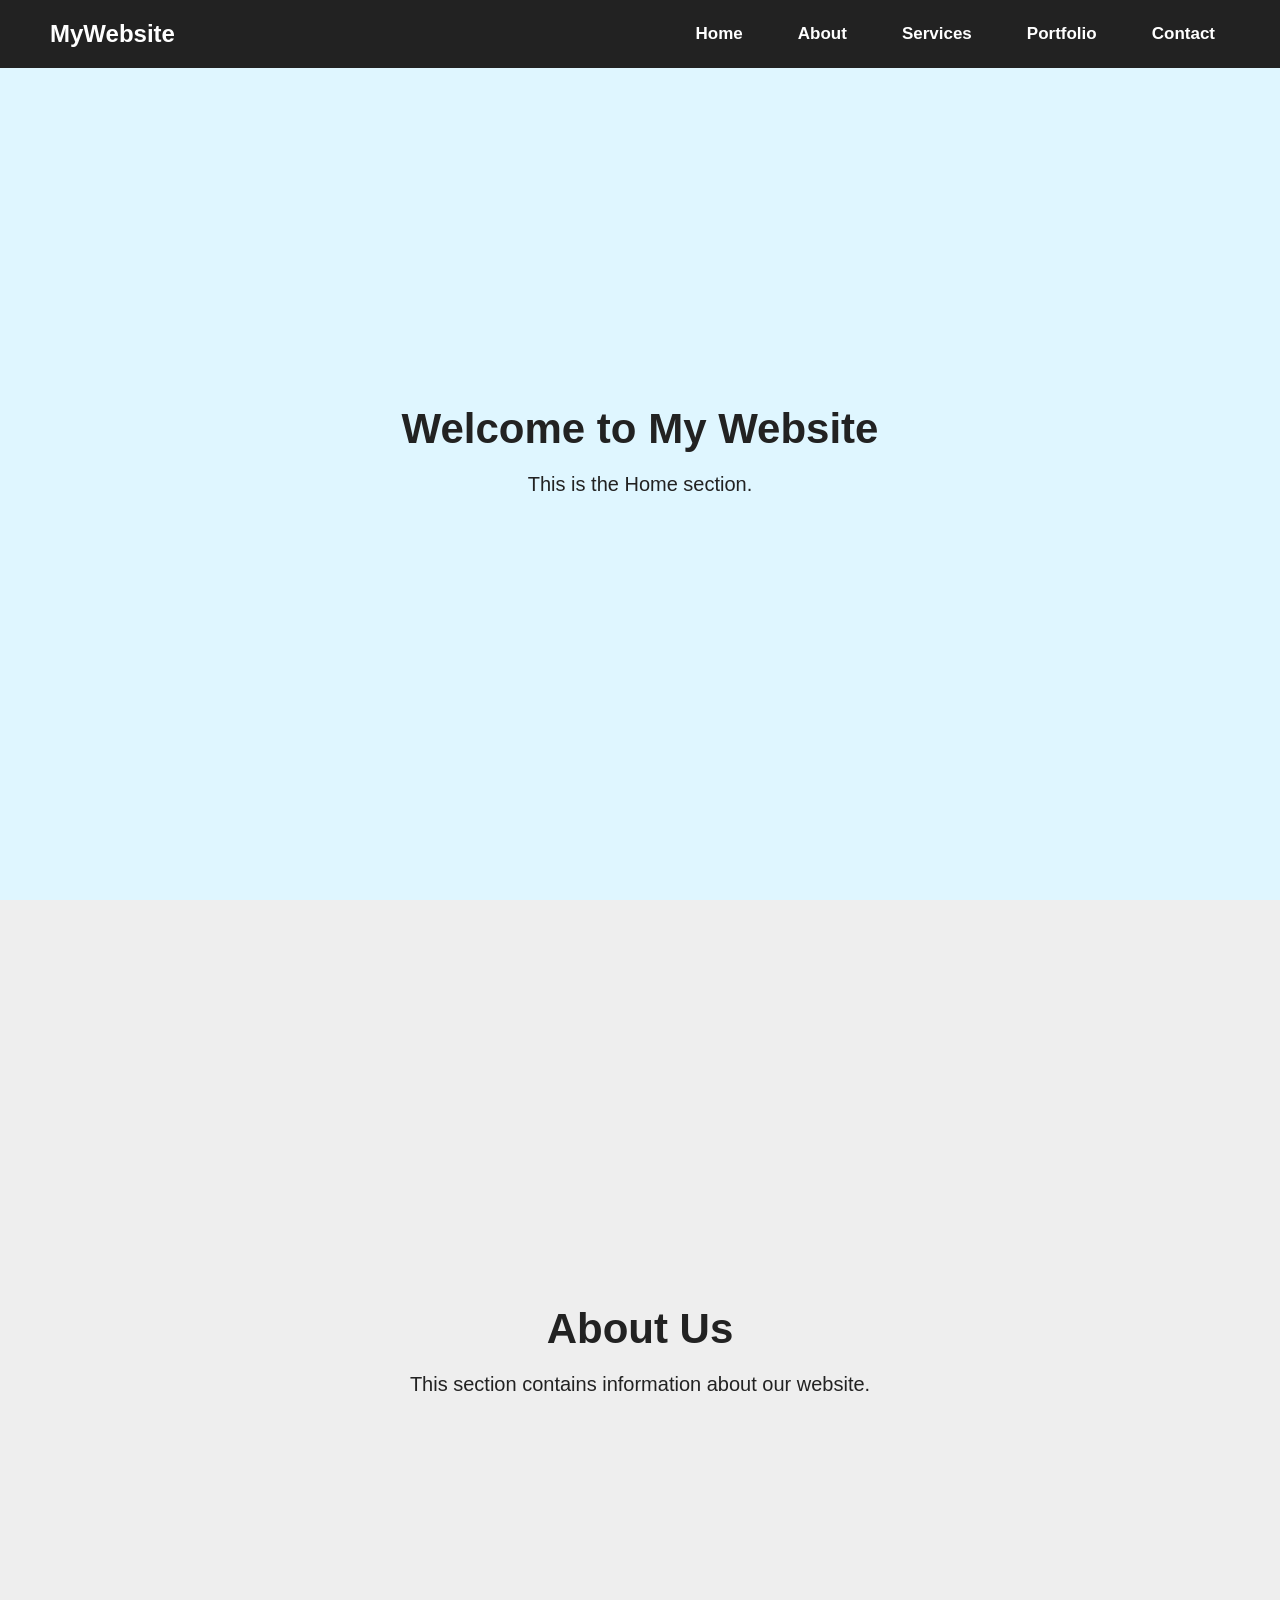
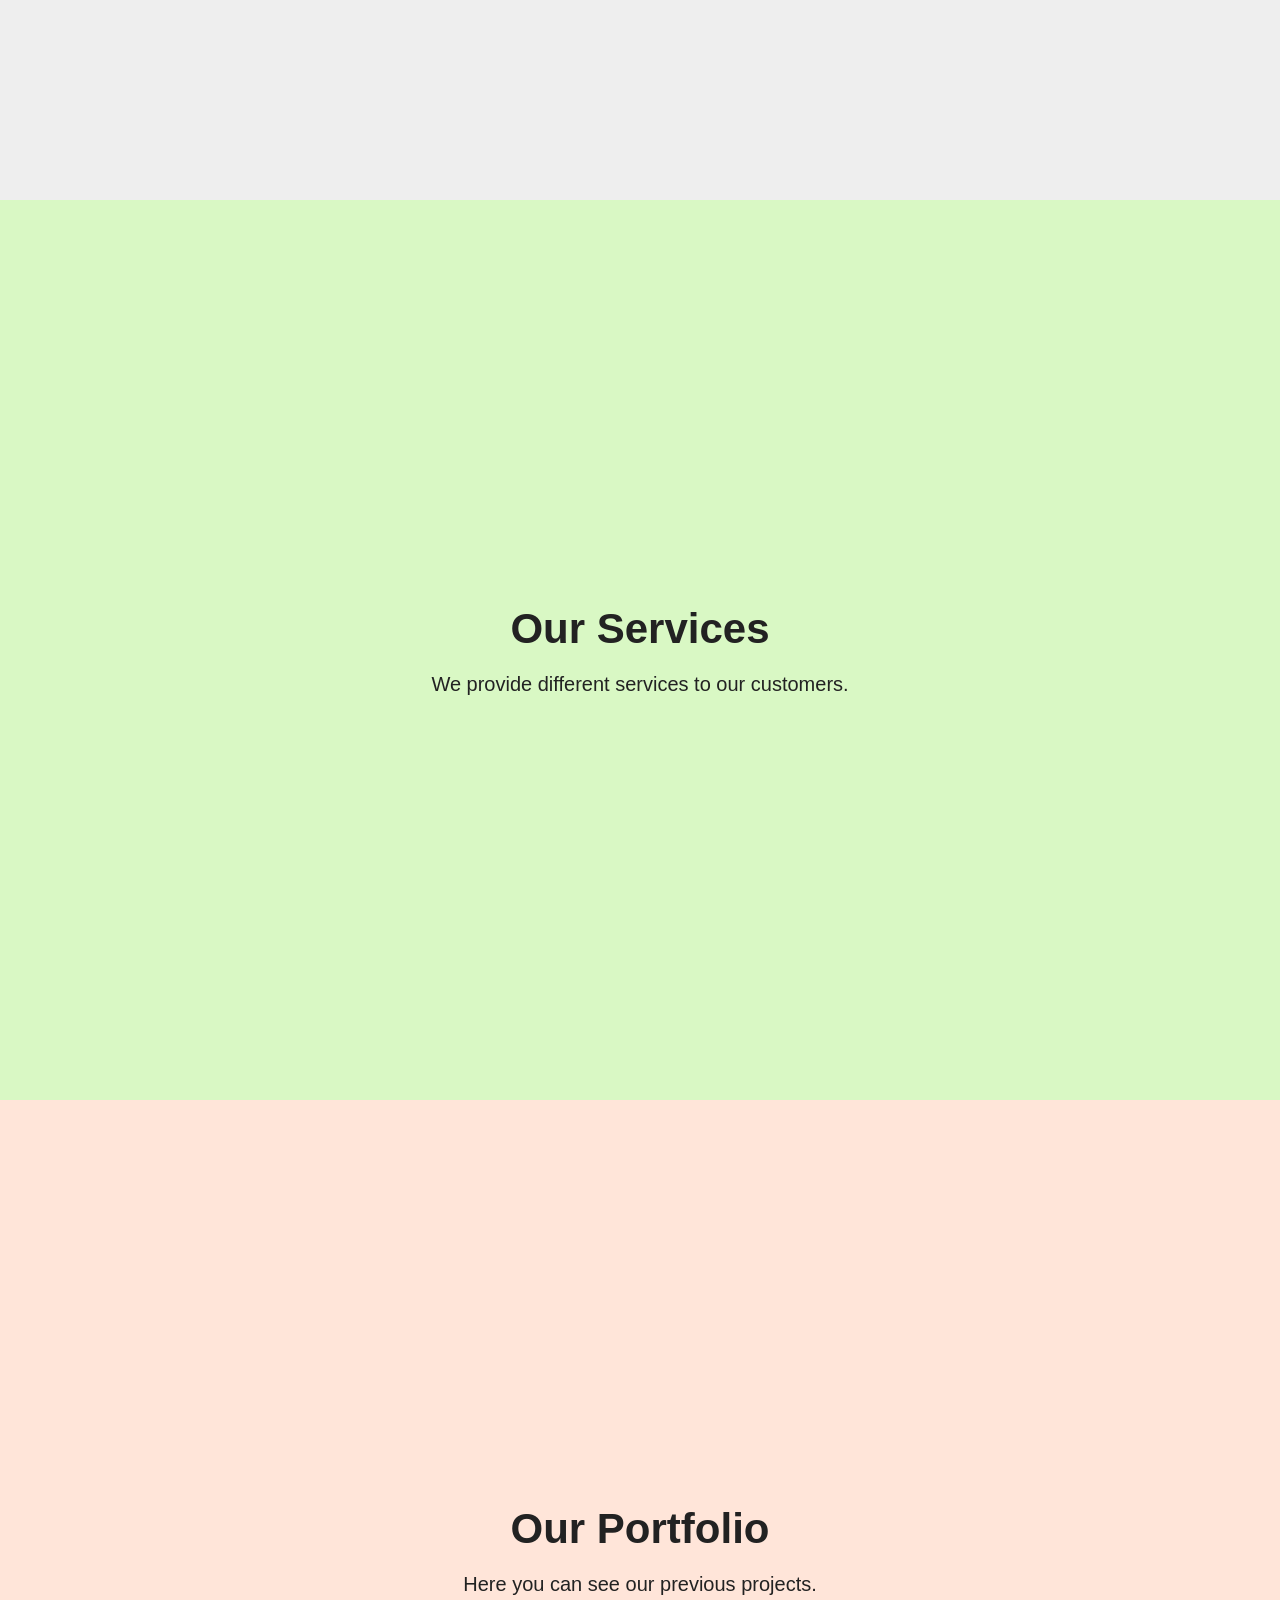
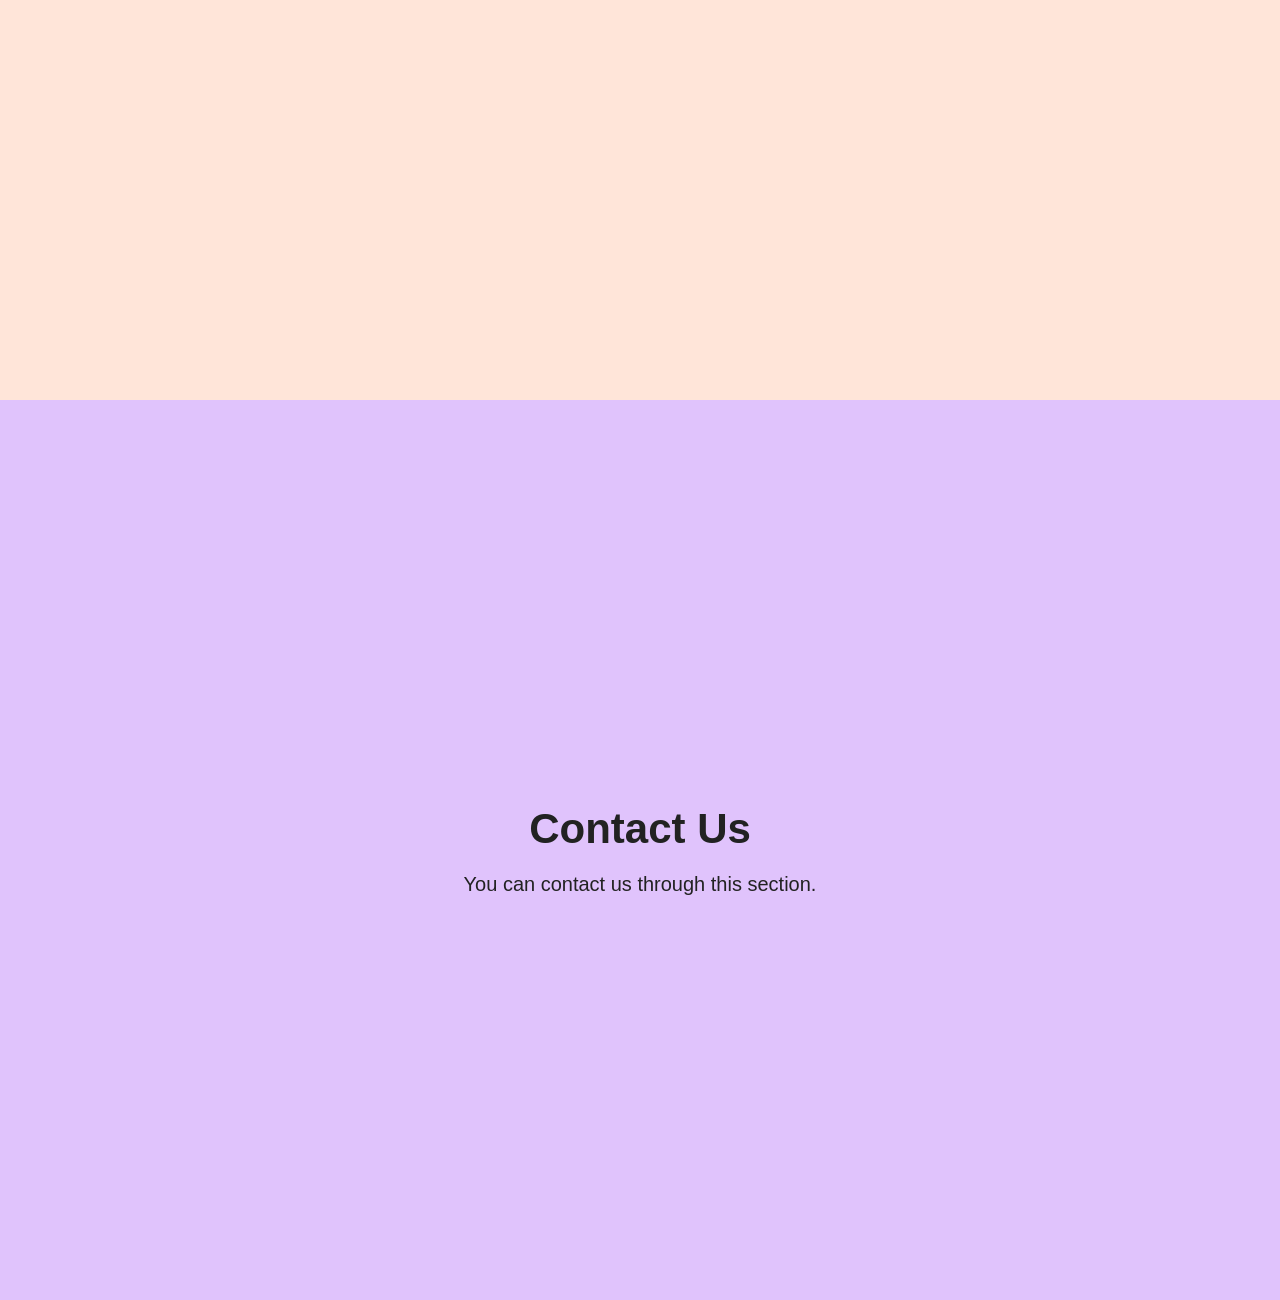
<file: Task-1/index.html>
<!DOCTYPE html>
<html lang="en">
<head>
    <meta charset="UTF-8">
    <meta name="viewport" content="width=device-width, initial-scale=1.0">
    <title>Interactive Navigation Menu</title>

    <link rel="stylesheet" href="style.css">
</head>

<body>

    <!-- Navigation Menu -->
    <nav id="navbar">
        <div class="logo">MyWebsite</div>

        <ul class="nav-links">
            <li><a href="#home">Home</a></li>
            <li><a href="#about">About</a></li>
            <li><a href="#services">Services</a></li>
            <li><a href="#portfolio">Portfolio</a></li>
            <li><a href="#contact">Contact</a></li>
        </ul>
    </nav>


    <!-- Home Section -->
    <section id="home" class="section home">
        <h1>Welcome to My Website</h1>
        <p>This is the Home section.</p>
    </section>


    <!-- About Section -->
    <section id="about" class="section">
        <h1>About Us</h1>
        <p>
            This section contains information about our website.
        </p>
    </section>


    <!-- Services Section -->
    <section id="services" class="section">
        <h1>Our Services</h1>
        <p>
            We provide different services to our customers.
        </p>
    </section>


    <!-- Portfolio Section -->
    <section id="portfolio" class="section">
        <h1>Our Portfolio</h1>
        <p>
            Here you can see our previous projects.
        </p>
    </section>


    <!-- Contact Section -->
    <section id="contact" class="section">
        <h1>Contact Us</h1>
        <p>
            You can contact us through this section.
        </p>
    </section>


    <script src="script.js"></script>

</body>
</html>
</file>
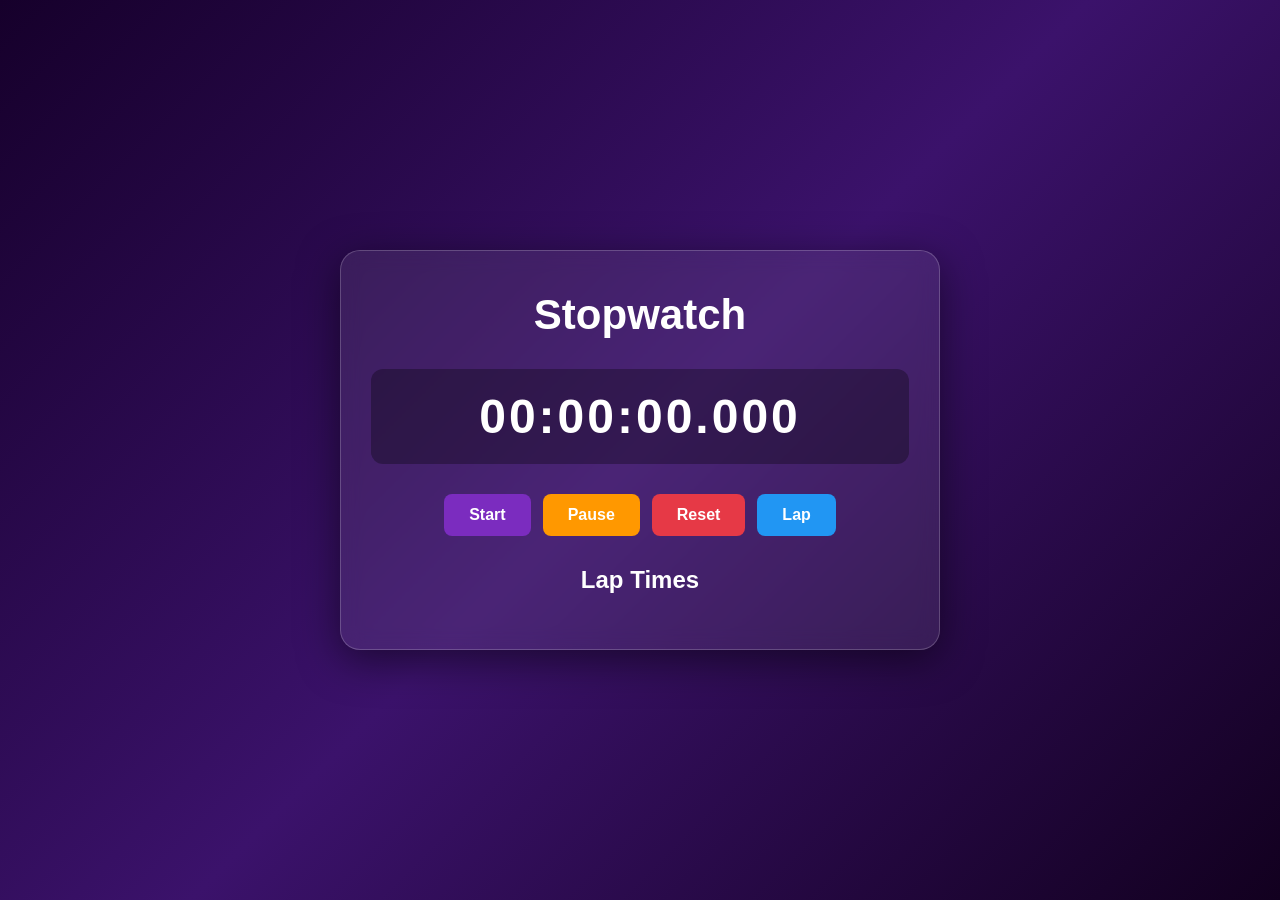
<file: Task-2/index.html>
<!DOCTYPE html>
<html lang="en">
<head>
    <meta charset="UTF-8">
    <meta name="viewport" content="width=device-width, initial-scale=1.0">
    <title>Stopwatch Web Application</title>

    <link rel="stylesheet" href="style.css">
</head>

<body>

    <div class="stopwatch-container">

        <h1>Stopwatch</h1>

        <div class="time-display" id="display">
            00:00:00.000
        </div>

        <div class="buttons">
            <button id="startBtn">Start</button>
            <button id="pauseBtn">Pause</button>
            <button id="resetBtn">Reset</button>
            <button id="lapBtn">Lap</button>
        </div>

        <div class="laps-container">
            <h2>Lap Times</h2>

            <ul id="lapsList"></ul>
        </div>

    </div>

    <script src="script.js"></script>

</body>
</html>
</file>
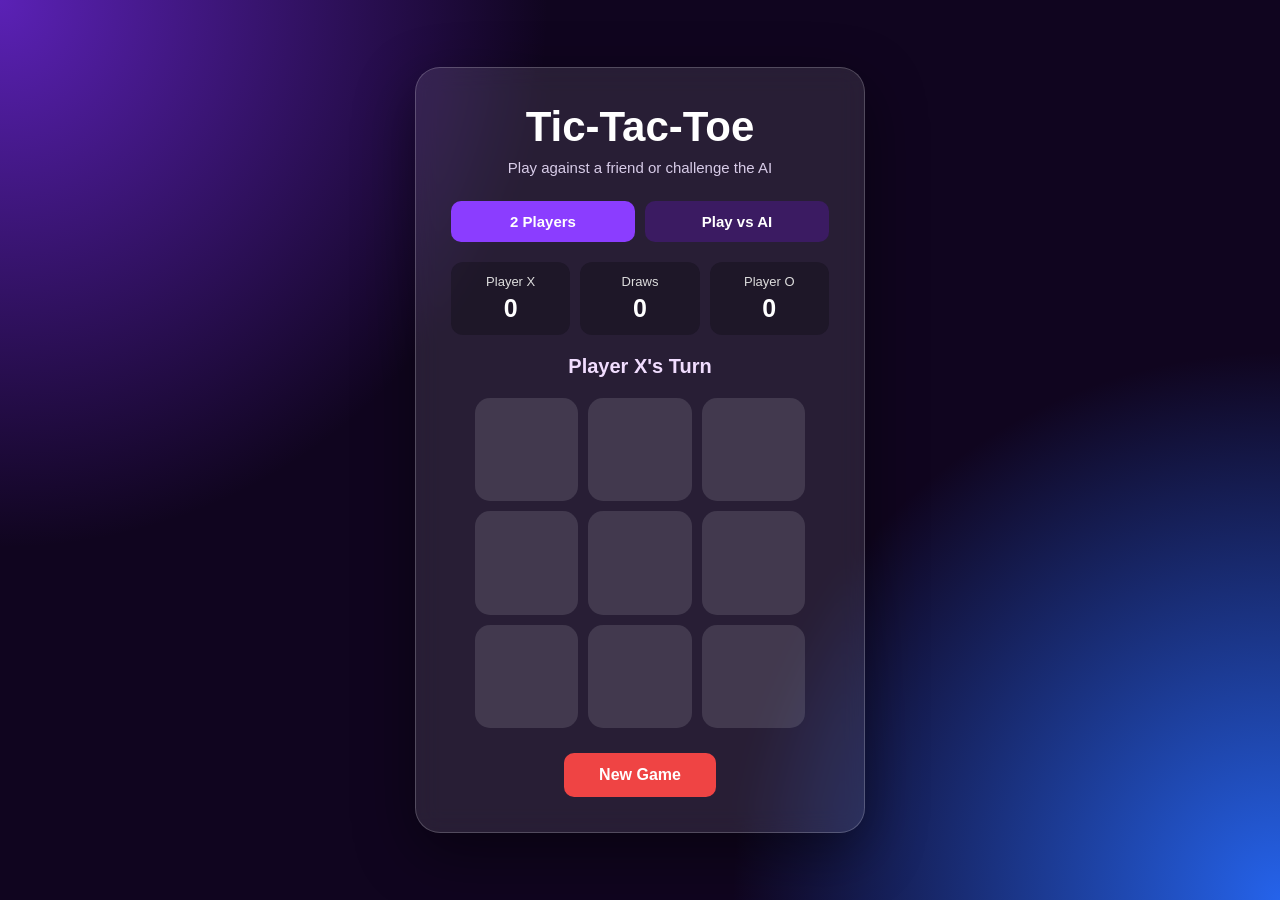
<file: Task-3/index.html>
<!DOCTYPE html>
<html lang="en">
<head>
    <meta charset="UTF-8">
    <meta name="viewport" content="width=device-width, initial-scale=1.0">
    <title>Tic-Tac-Toe Game</title>
    <link rel="stylesheet" href="style.css">
</head>

<body>

    <div class="game-container">

        <h1>Tic-Tac-Toe</h1>

        <p class="subtitle">Play against a friend or challenge the AI</p>

        <div class="mode-buttons">
            <button id="twoPlayerBtn" class="mode-btn active">
                2 Players
            </button>

            <button id="aiBtn" class="mode-btn">
                Play vs AI
            </button>
        </div>

        <div class="score-board">
            <div>
                <span>Player X</span>
                <strong id="scoreX">0</strong>
            </div>

            <div>
                <span>Draws</span>
                <strong id="scoreDraw">0</strong>
            </div>

            <div>
                <span>Player O</span>
                <strong id="scoreO">0</strong>
            </div>
        </div>

        <div id="status">Player X's Turn</div>

        <div class="board" id="board">

            <button class="cell" data-index="0"></button>
            <button class="cell" data-index="1"></button>
            <button class="cell" data-index="2"></button>

            <button class="cell" data-index="3"></button>
            <button class="cell" data-index="4"></button>
            <button class="cell" data-index="5"></button>

            <button class="cell" data-index="6"></button>
            <button class="cell" data-index="7"></button>
            <button class="cell" data-index="8"></button>

        </div>

        <button id="resetBtn" class="reset-btn">
            New Game
        </button>

    </div>

    <script src="script.js"></script>

</body>
</html>
</file>
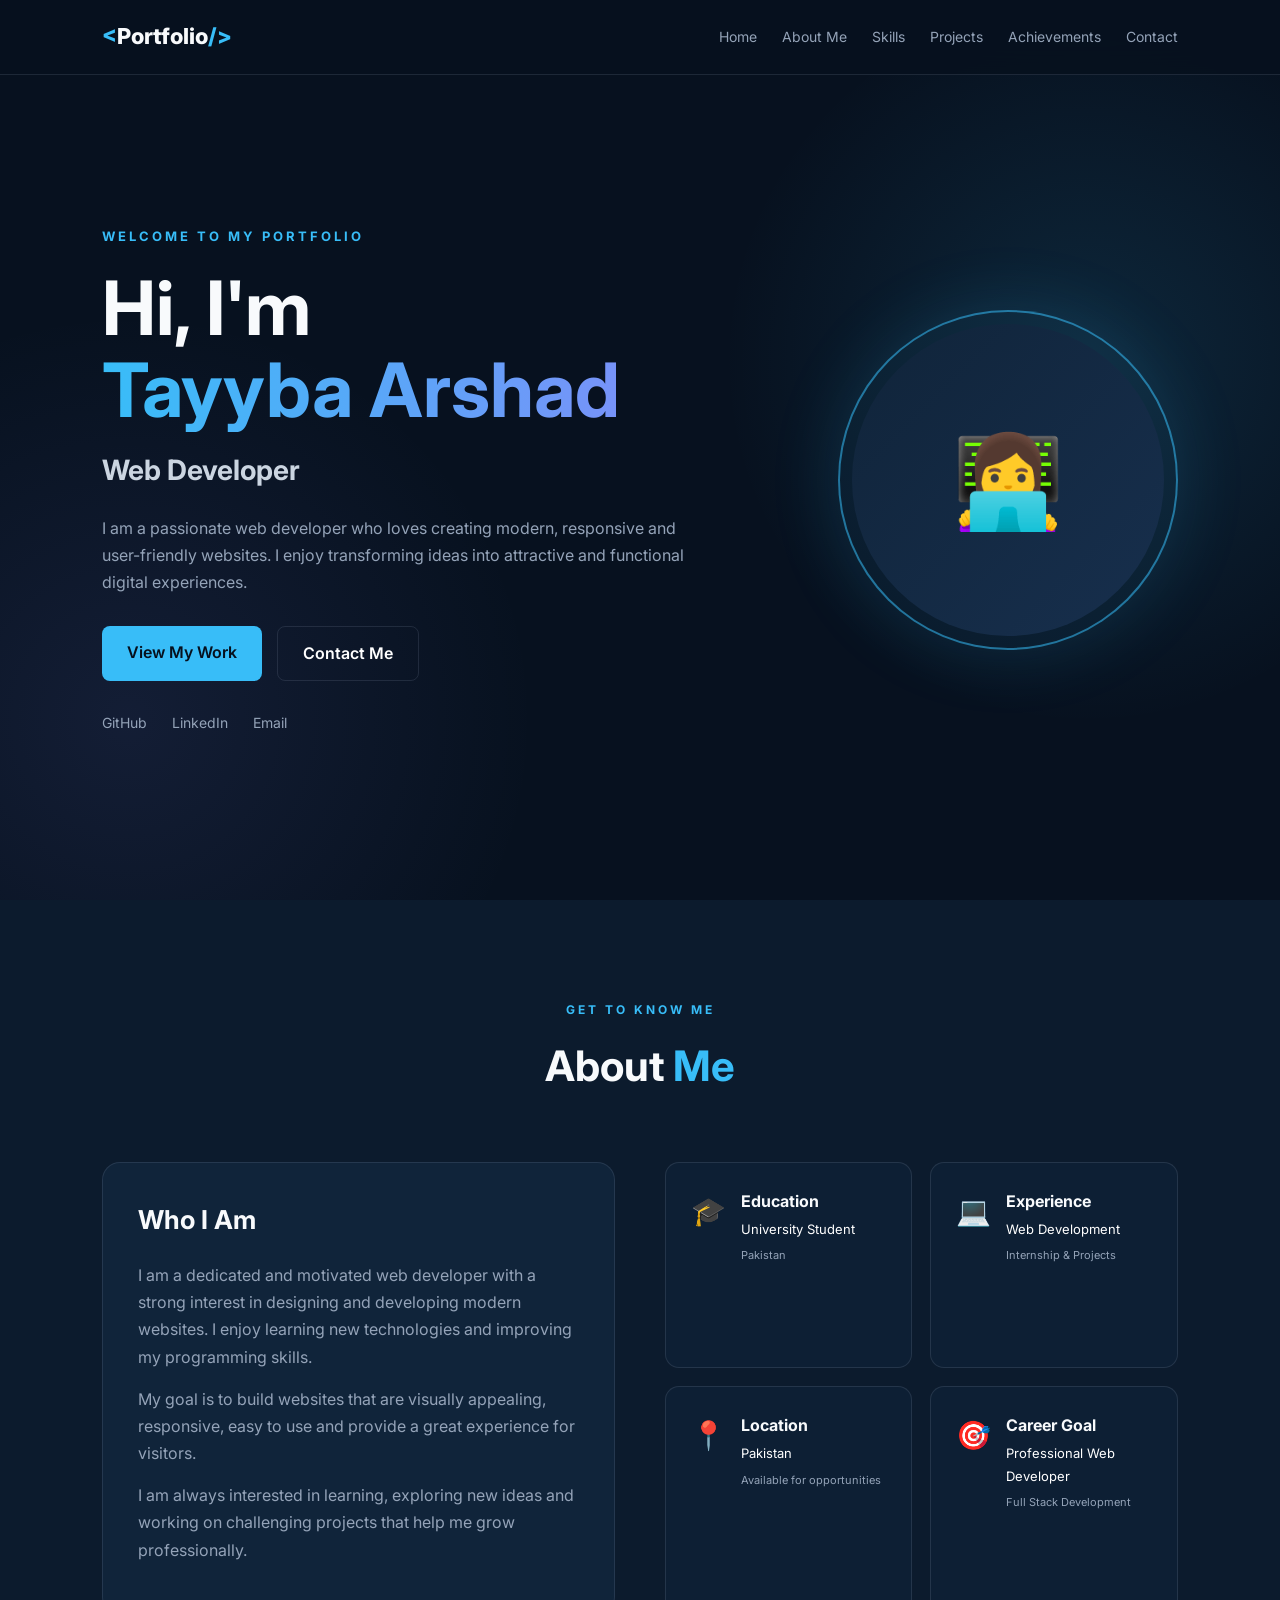
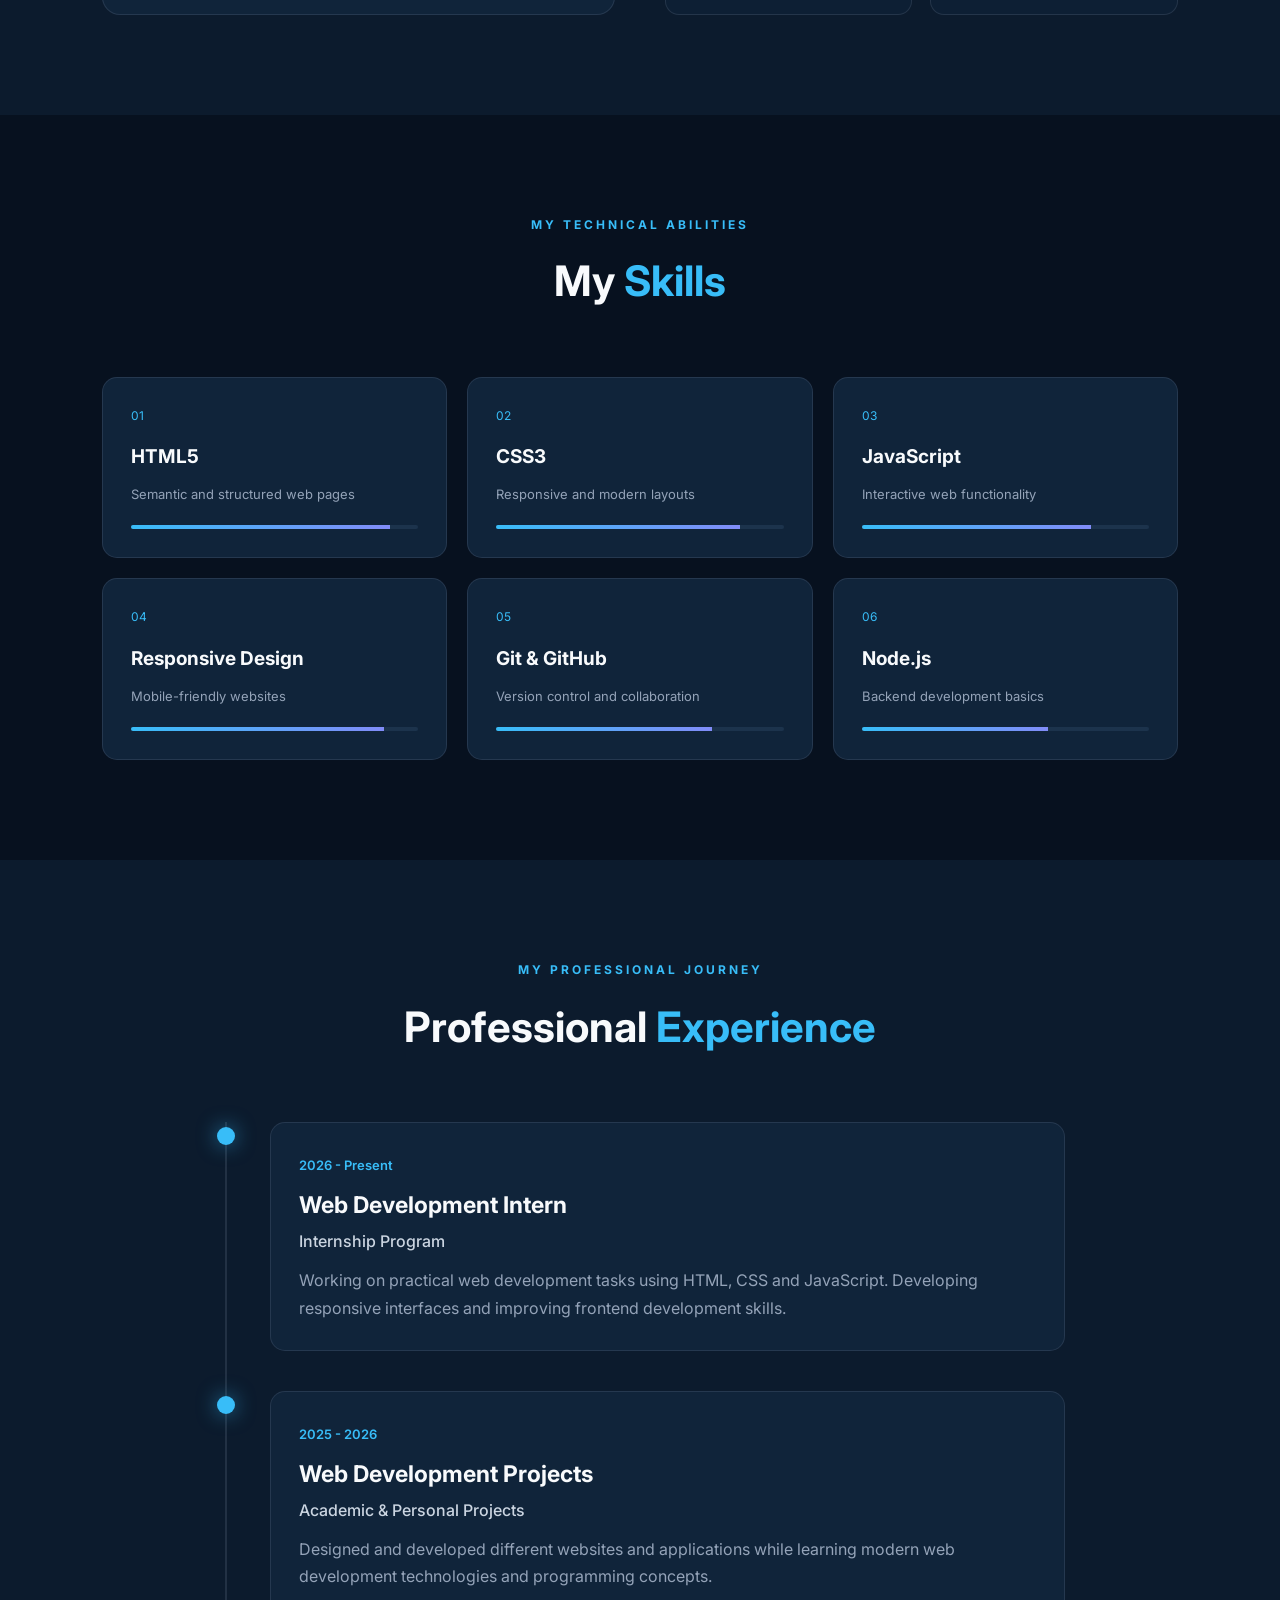
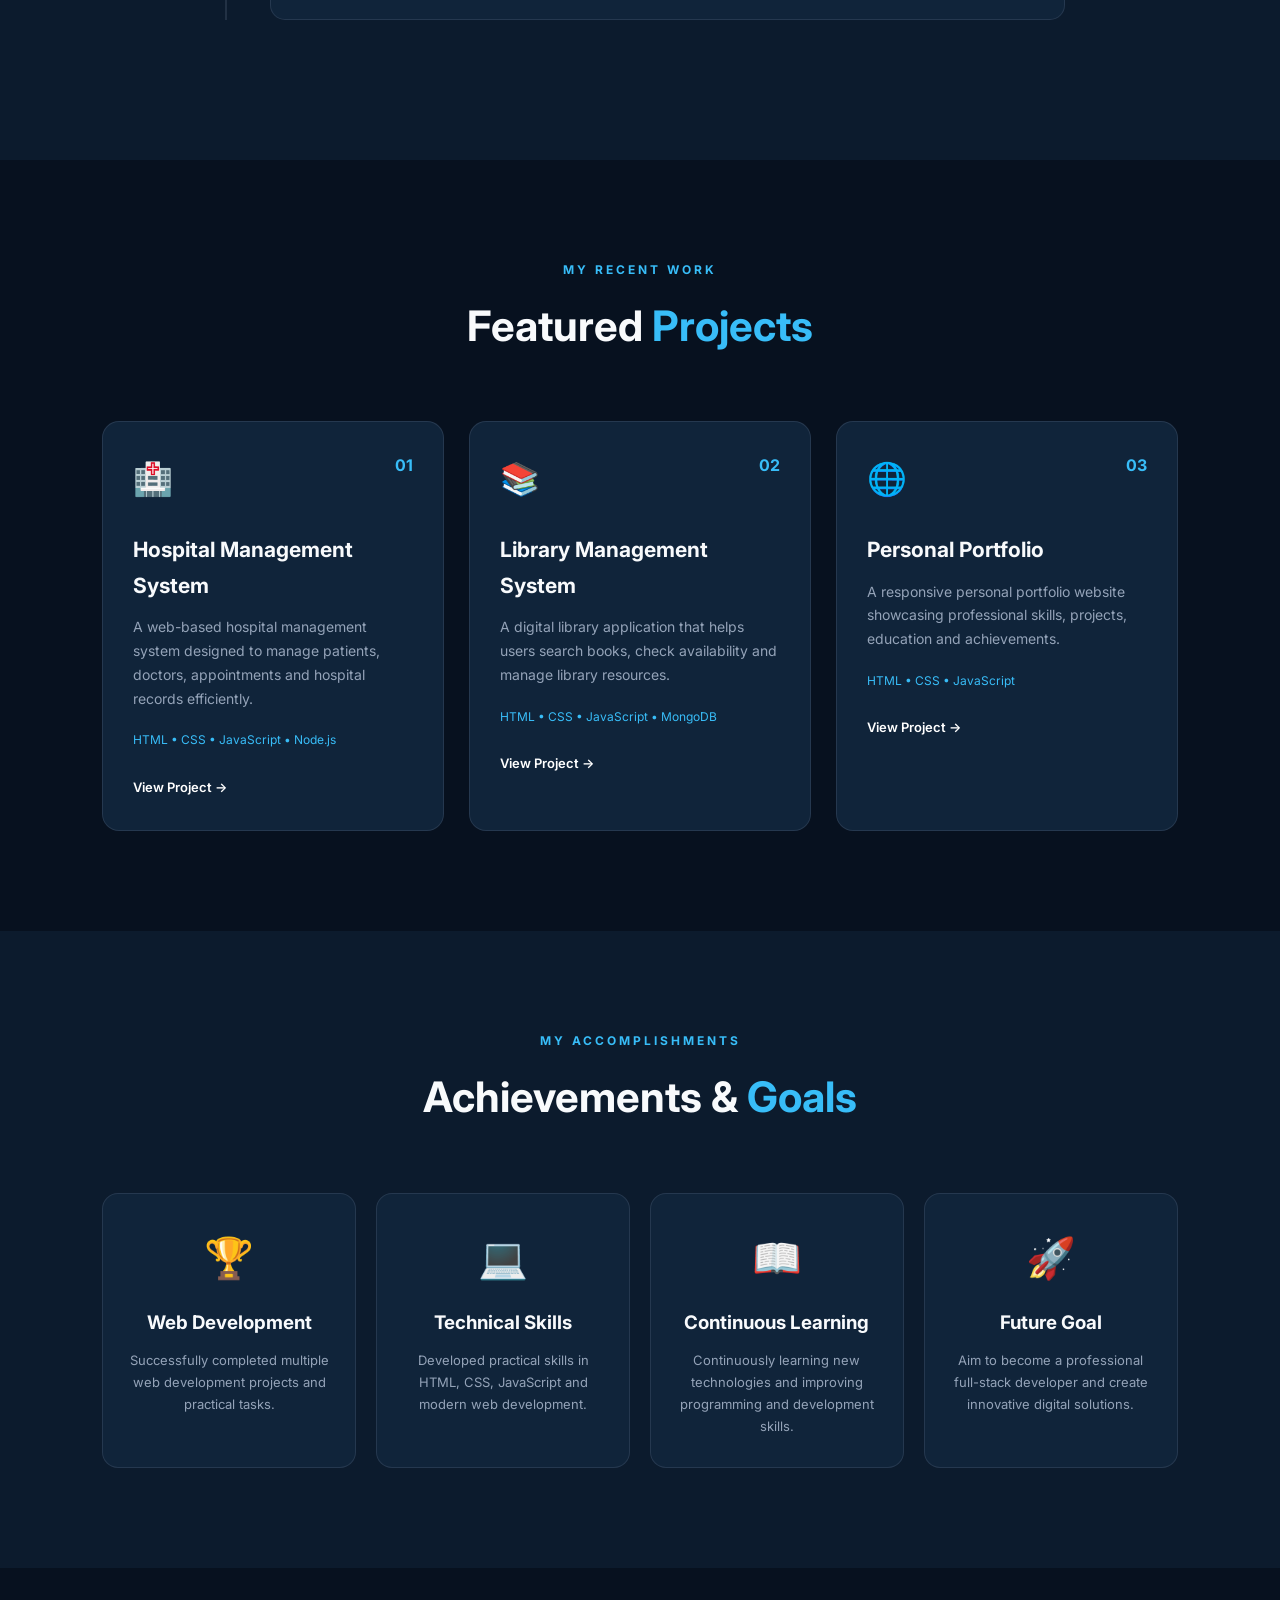
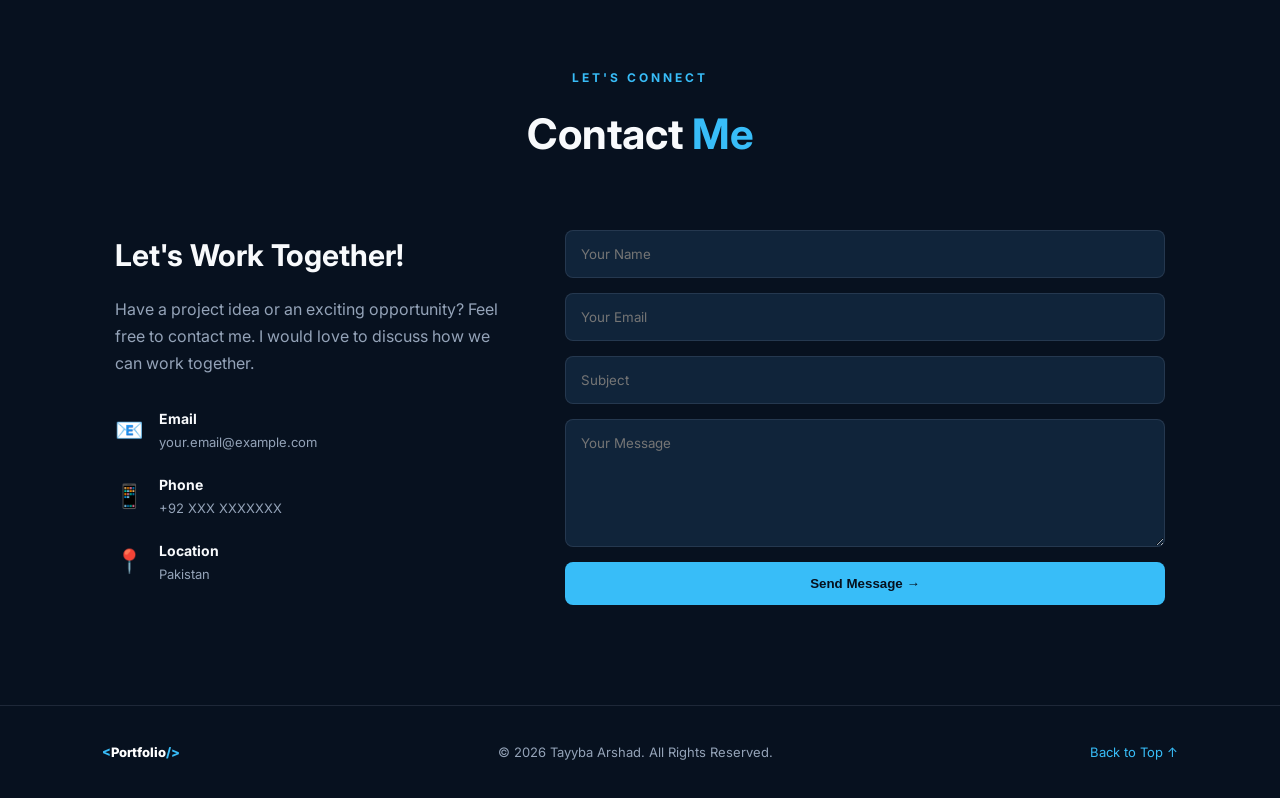
<file: Task-4/index.html>
<!DOCTYPE html>
<html lang="en">
<head>
    <meta charset="UTF-8">
    <meta name="viewport" content="width=device-width, initial-scale=1.0">

    <title>Personal Portfolio | Web Developer</title>

    <link rel="stylesheet" href="style.css">
</head>

<body>

    <!-- Navigation Bar -->
    <header class="navbar">

        <div class="logo">
            <span>&lt;</span>Portfolio<span>/&gt;</span>
        </div>

        <nav id="navMenu">
            <a href="#home">Home</a>
            <a href="#about">About Me</a>
            <a href="#skills">Skills</a>
            <a href="#projects">Projects</a>
            <a href="#achievements">Achievements</a>
            <a href="#contact">Contact</a>
        </nav>

        <button class="menu-btn" id="menuBtn">☰</button>

    </header>


    <!-- Home Section -->
    <section id="home" class="home">

        <div class="home-content">

            <p class="welcome">WELCOME TO MY PORTFOLIO</p>

            <h1>
                Hi, I'm <span>Tayyba Arshad</span>
            </h1>

            <h2>Web Developer</h2>

            <p class="intro">
                I am a passionate web developer who loves creating modern,
                responsive and user-friendly websites. I enjoy transforming
                ideas into attractive and functional digital experiences.
            </p>

            <div class="buttons">
                <a href="#projects" class="btn primary-btn">
                    View My Work
                </a>

                <a href="#contact" class="btn secondary-btn">
                    Contact Me
                </a>
            </div>

            <div class="social-links">
                <a href="#" target="_blank">GitHub</a>
                <a href="#" target="_blank">LinkedIn</a>
                <a href="mailto:your@email.com">Email</a>
            </div>

        </div>


        <!-- Profile Image -->
        <div class="profile-container">

            <div class="profile-circle">

                <div class="profile-placeholder">
                    👩‍💻
                </div>

            </div>

        </div>

    </section>


    <!-- About Me -->
    <section id="about" class="section about">

        <div class="section-title">

            <p>GET TO KNOW ME</p>

            <h2>About <span>Me</span></h2>

        </div>


        <div class="about-container">

            <div class="about-text">

                <h3>Who I Am</h3>

                <p>
                    I am a dedicated and motivated web developer with a strong
                    interest in designing and developing modern websites.
                    I enjoy learning new technologies and improving my
                    programming skills.
                </p>

                <p>
                    My goal is to build websites that are visually appealing,
                    responsive, easy to use and provide a great experience
                    for visitors.
                </p>

                <p>
                    I am always interested in learning, exploring new ideas
                    and working on challenging projects that help me grow
                    professionally.
                </p>

            </div>


            <div class="about-details">

                <div class="detail-card">
                    <div class="detail-icon">🎓</div>

                    <div>
                        <h3>Education</h3>
                        <p>University Student</p>
                        <small>Pakistan</small>
                    </div>
                </div>


                <div class="detail-card">
                    <div class="detail-icon">💻</div>

                    <div>
                        <h3>Experience</h3>
                        <p>Web Development</p>
                        <small>Internship & Projects</small>
                    </div>
                </div>


                <div class="detail-card">
                    <div class="detail-icon">📍</div>

                    <div>
                        <h3>Location</h3>
                        <p>Pakistan</p>
                        <small>Available for opportunities</small>
                    </div>
                </div>


                <div class="detail-card">
                    <div class="detail-icon">🎯</div>

                    <div>
                        <h3>Career Goal</h3>
                        <p>Professional Web Developer</p>
                        <small>Full Stack Development</small>
                    </div>
                </div>

            </div>

        </div>

    </section>


    <!-- Skills -->
    <section id="skills" class="section skills">

        <div class="section-title">

            <p>MY TECHNICAL ABILITIES</p>

            <h2>My <span>Skills</span></h2>

        </div>


        <div class="skills-container">

            <div class="skill-card">
                <div class="skill-number">01</div>
                <h3>HTML5</h3>
                <p>Semantic and structured web pages</p>

                <div class="skill-bar">
                    <div class="skill-progress html"></div>
                </div>
            </div>


            <div class="skill-card">
                <div class="skill-number">02</div>
                <h3>CSS3</h3>
                <p>Responsive and modern layouts</p>

                <div class="skill-bar">
                    <div class="skill-progress css"></div>
                </div>
            </div>


            <div class="skill-card">
                <div class="skill-number">03</div>
                <h3>JavaScript</h3>
                <p>Interactive web functionality</p>

                <div class="skill-bar">
                    <div class="skill-progress javascript"></div>
                </div>
            </div>


            <div class="skill-card">
                <div class="skill-number">04</div>
                <h3>Responsive Design</h3>
                <p>Mobile-friendly websites</p>

                <div class="skill-bar">
                    <div class="skill-progress responsive"></div>
                </div>
            </div>


            <div class="skill-card">
                <div class="skill-number">05</div>
                <h3>Git & GitHub</h3>
                <p>Version control and collaboration</p>

                <div class="skill-bar">
                    <div class="skill-progress git"></div>
                </div>
            </div>


            <div class="skill-card">
                <div class="skill-number">06</div>
                <h3>Node.js</h3>
                <p>Backend development basics</p>

                <div class="skill-bar">
                    <div class="skill-progress node"></div>
                </div>
            </div>

        </div>

    </section>


    <!-- Experience -->
    <section class="section experience">

        <div class="section-title">

            <p>MY PROFESSIONAL JOURNEY</p>

            <h2>Professional <span>Experience</span></h2>

        </div>


        <div class="timeline">

            <div class="timeline-item">

                <div class="timeline-dot"></div>

                <div class="timeline-content">

                    <span class="date">
                        2026 - Present
                    </span>

                    <h3>Web Development Intern</h3>

                    <h4>Internship Program</h4>

                    <p>
                        Working on practical web development tasks using
                        HTML, CSS and JavaScript. Developing responsive
                        interfaces and improving frontend development skills.
                    </p>

                </div>

            </div>


            <div class="timeline-item">

                <div class="timeline-dot"></div>

                <div class="timeline-content">

                    <span class="date">
                        2025 - 2026
                    </span>

                    <h3>Web Development Projects</h3>

                    <h4>Academic & Personal Projects</h4>

                    <p>
                        Designed and developed different websites and
                        applications while learning modern web development
                        technologies and programming concepts.
                    </p>

                </div>

            </div>

        </div>

    </section>


    <!-- Projects -->
    <section id="projects" class="section projects">

        <div class="section-title">

            <p>MY RECENT WORK</p>

            <h2>Featured <span>Projects</span></h2>

        </div>


        <div class="projects-container">


            <div class="project-card">

                <div class="project-top">

                    <span class="project-icon">
                        🏥
                    </span>

                    <span class="project-number">
                        01
                    </span>

                </div>

                <h3>Hospital Management System</h3>

                <p>
                    A web-based hospital management system designed to
                    manage patients, doctors, appointments and hospital
                    records efficiently.
                </p>

                <div class="technologies">
                    HTML • CSS • JavaScript • Node.js
                </div>

                <a href="#contact" class="project-link">
                    View Project →
                </a>

            </div>


            <div class="project-card">

                <div class="project-top">

                    <span class="project-icon">
                        📚
                    </span>

                    <span class="project-number">
                        02
                    </span>

                </div>

                <h3>Library Management System</h3>

                <p>
                    A digital library application that helps users search
                    books, check availability and manage library resources.
                </p>

                <div class="technologies">
                    HTML • CSS • JavaScript • MongoDB
                </div>

                <a href="#contact" class="project-link">
                    View Project →
                </a>

            </div>


            <div class="project-card">

                <div class="project-top">

                    <span class="project-icon">
                        🌐
                    </span>

                    <span class="project-number">
                        03
                    </span>

                </div>

                <h3>Personal Portfolio</h3>

                <p>
                    A responsive personal portfolio website showcasing
                    professional skills, projects, education and achievements.
                </p>

                <div class="technologies">
                    HTML • CSS • JavaScript
                </div>

                <a href="#contact" class="project-link">
                    View Project →
                </a>

            </div>

        </div>

    </section>


    <!-- Achievements -->
    <section id="achievements" class="section achievements">

        <div class="section-title">

            <p>MY ACCOMPLISHMENTS</p>

            <h2>Achievements & <span>Goals</span></h2>

        </div>


        <div class="achievement-container">


            <div class="achievement-card">

                <div class="achievement-icon">
                    🏆
                </div>

                <h3>Web Development</h3>

                <p>
                    Successfully completed multiple web development
                    projects and practical tasks.
                </p>

            </div>


            <div class="achievement-card">

                <div class="achievement-icon">
                    💻
                </div>

                <h3>Technical Skills</h3>

                <p>
                    Developed practical skills in HTML, CSS, JavaScript
                    and modern web development.
                </p>

            </div>


            <div class="achievement-card">

                <div class="achievement-icon">
                    📖
                </div>

                <h3>Continuous Learning</h3>

                <p>
                    Continuously learning new technologies and improving
                    programming and development skills.
                </p>

            </div>


            <div class="achievement-card">

                <div class="achievement-icon">
                    🚀
                </div>

                <h3>Future Goal</h3>

                <p>
                    Aim to become a professional full-stack developer and
                    create innovative digital solutions.
                </p>

            </div>

        </div>

    </section>


    <!-- Contact -->
    <section id="contact" class="section contact">

        <div class="section-title">

            <p>LET'S CONNECT</p>

            <h2>Contact <span>Me</span></h2>

        </div>


        <div class="contact-container">


            <div class="contact-info">

                <h3>Let's Work Together!</h3>

                <p>
                    Have a project idea or an exciting opportunity?
                    Feel free to contact me. I would love to discuss
                    how we can work together.
                </p>


                <div class="contact-detail">

                    <span>📧</span>

                    <div>
                        <h4>Email</h4>
                        <p>your.email@example.com</p>
                    </div>

                </div>


                <div class="contact-detail">

                    <span>📱</span>

                    <div>
                        <h4>Phone</h4>
                        <p>+92 XXX XXXXXXX</p>
                    </div>

                </div>


                <div class="contact-detail">

                    <span>📍</span>

                    <div>
                        <h4>Location</h4>
                        <p>Pakistan</p>
                    </div>

                </div>

            </div>


            <!-- Contact Form -->
            <form id="contactForm" class="contact-form">

                <input
                    type="text"
                    id="name"
                    placeholder="Your Name"
                    required
                >

                <input
                    type="email"
                    id="email"
                    placeholder="Your Email"
                    required
                >

                <input
                    type="text"
                    id="subject"
                    placeholder="Subject"
                    required
                >

                <textarea
                    id="message"
                    rows="6"
                    placeholder="Your Message"
                    required
                ></textarea>

                <button type="submit">
                    Send Message →
                </button>

            </form>

        </div>

    </section>


    <!-- Footer -->
    <footer>

        <div class="footer-logo">
            <span>&lt;</span>Portfolio<span>/&gt;</span>
        </div>

        <p>
            © <span id="year"></span> Tayyba Arshad. All Rights Reserved.
        </p>

        <a href="#home">
            Back to Top ↑
        </a>

    </footer>


    <script src="script.js"></script>

</body>
</html>
</file>
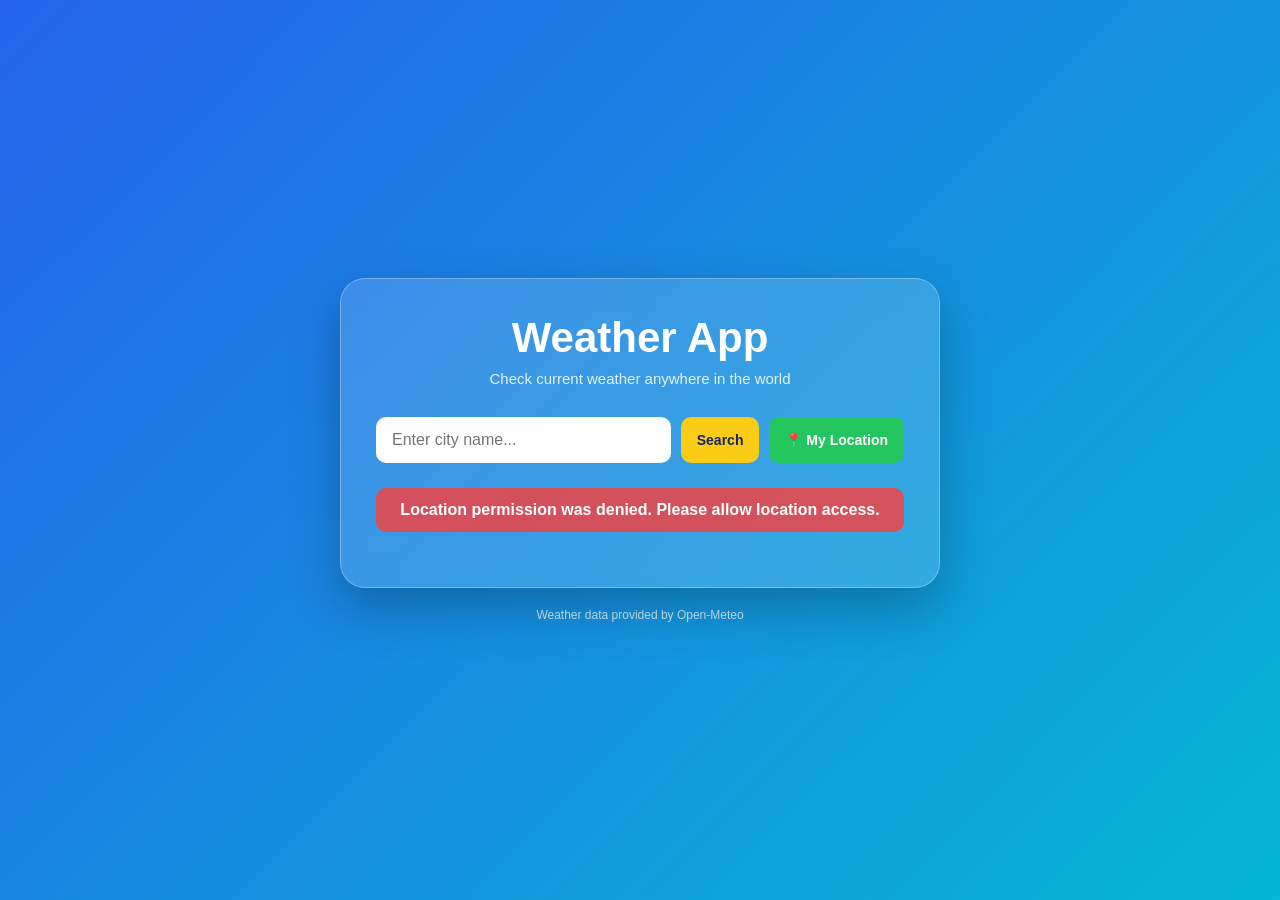
<file: Task-5/index.html>
<!DOCTYPE html>
<html lang="en">
<head>
    <meta charset="UTF-8">
    <meta name="viewport" content="width=device-width, initial-scale=1.0">

    <title>Weather App</title>

    <link rel="stylesheet" href="style.css">
</head>

<body>

    <div class="weather-app">

        <div class="header">
            <h1>Weather App</h1>
            <p>Check current weather anywhere in the world</p>
        </div>


        <!-- Search Section -->

        <div class="search-section">

            <input
                type="text"
                id="cityInput"
                placeholder="Enter city name..."
                autocomplete="off"
            >

            <button id="searchBtn">
                Search
            </button>

            <button id="locationBtn">
                📍 My Location
            </button>

        </div>


        <!-- Loading -->

        <div id="loading" class="loading">
            Loading weather...
        </div>


        <!-- Error -->

        <div id="errorMessage" class="error-message">
        </div>


        <!-- Weather Information -->

        <div id="weatherContainer" class="weather-container">

            <div class="location-info">

                <h2 id="cityName">City</h2>

                <p id="countryName">Country</p>

                <p id="dateTime">Date and Time</p>

            </div>


            <div class="main-weather">

                <div class="weather-icon" id="weatherIcon">
                    ☀️
                </div>

                <div>

                    <div class="temperature">
                        <span id="temperature">--</span>°C
                    </div>

                    <div id="weatherDescription" class="description">
                        Weather Condition
                    </div>

                    <div class="feels-like">
                        Feels like
                        <span id="feelsLike">--</span>°C
                    </div>

                </div>

            </div>


            <!-- Weather Details -->

            <div class="weather-details">

                <div class="weather-card">

                    <div class="detail-icon">
                        💧
                    </div>

                    <div>
                        <p>Humidity</p>
                        <strong>
                            <span id="humidity">--</span>%
                        </strong>
                    </div>

                </div>


                <div class="weather-card">

                    <div class="detail-icon">
                        💨
                    </div>

                    <div>
                        <p>Wind Speed</p>
                        <strong>
                            <span id="windSpeed">--</span> km/h
                        </strong>
                    </div>

                </div>


                <div class="weather-card">

                    <div class="detail-icon">
                        🌧️
                    </div>

                    <div>
                        <p>Precipitation</p>
                        <strong>
                            <span id="precipitation">--</span> mm
                        </strong>
                    </div>

                </div>


                <div class="weather-card">

                    <div class="detail-icon">
                        ☁️
                    </div>

                    <div>
                        <p>Cloud Cover</p>
                        <strong>
                            <span id="cloudCover">--</span>%
                        </strong>
                    </div>

                </div>

            </div>


            <!-- Refresh Button -->

            <button id="refreshBtn" class="refresh-btn">
                🔄 Refresh Weather
            </button>

        </div>

    </div>


    <footer>
        Weather data provided by Open-Meteo
    </footer>


    <script src="script.js"></script>

</body>
</html>
</file>
<file: Task-1/style.css>
/* Remove default browser spacing */
* {
    margin: 0;
    padding: 0;
    box-sizing: border-box;
}

/* Smooth scrolling */
html {
    scroll-behavior: smooth;
}

/* Body styling */
body {
    font-family: Arial, sans-serif;
    background-color: #f4f4f4;
    color: #222;
}


/* =========================
   Navigation Bar
   ========================= */

#navbar {
    position: fixed;
    top: 0;
    left: 0;
    width: 100%;

    display: flex;
    justify-content: space-between;
    align-items: center;

    padding: 20px 50px;

    background-color: #222;
    color: white;

    z-index: 1000;

    transition: all 0.3s ease;
}


/* Logo */
.logo {
    font-size: 24px;
    font-weight: bold;
}


/* Navigation links */
.nav-links {
    display: flex;
    list-style: none;
    gap: 25px;
}


/* Links */
.nav-links a {
    text-decoration: none;
    color: white;

    font-size: 17px;
    font-weight: bold;

    padding: 10px 15px;

    border-radius: 5px;

    transition: all 0.3s ease;
}


/* =========================
   Hover Effect
   ========================= */

.nav-links a:hover {
    background-color: #00adb5;
    color: white;

    transform: translateY(-2px);
}


/* =========================
   Navbar after scrolling
   ========================= */

#navbar.scrolled {
    background-color: #ffffff;

    box-shadow: 0 4px 15px rgba(0, 0, 0, 0.2);

    padding: 12px 50px;
}


/* Logo color after scrolling */
#navbar.scrolled .logo {
    color: #222;
}


/* Link color after scrolling */
#navbar.scrolled .nav-links a {
    color: #222;
}


/* Hover effect after scrolling */
#navbar.scrolled .nav-links a:hover {
    background-color: #222;
    color: white;
}


/* =========================
   Page Sections
   ========================= */

.section {
    min-height: 100vh;

    display: flex;
    flex-direction: column;

    justify-content: center;
    align-items: center;

    text-align: center;

    padding: 100px 20px;
}


/* Home section */
.home {
    background-color: #dff6ff;
}


/* Different section backgrounds */
#about {
    background-color: #eeeeee;
}

#services {
    background-color: #d9f8c4;
}

#portfolio {
    background-color: #ffe5d9;
}

#contact {
    background-color: #e0c3fc;
}


/* Headings */
.section h1 {
    font-size: 42px;
    margin-bottom: 20px;
}


/* Paragraphs */
.section p {
    font-size: 20px;
    max-width: 600px;
}
</file>
<file: Task-2/style.css>
* {
    margin: 0;
    padding: 0;
    box-sizing: border-box;
}

body {
    min-height: 100vh;
    display: flex;
    justify-content: center;
    align-items: center;
    font-family: Arial, sans-serif;

    background: linear-gradient(135deg, #16002b, #3b126b, #12001f);
    color: white;
}

.stopwatch-container {
    width: 90%;
    max-width: 600px;
    padding: 40px 30px;

    text-align: center;

    background: rgba(255, 255, 255, 0.08);
    border: 1px solid rgba(255, 255, 255, 0.2);

    border-radius: 20px;

    box-shadow: 0 10px 40px rgba(0, 0, 0, 0.5);

    backdrop-filter: blur(10px);
}

h1 {
    font-size: 42px;
    margin-bottom: 30px;
}

.time-display {
    font-size: 48px;
    font-weight: bold;

    letter-spacing: 3px;

    margin-bottom: 30px;

    padding: 20px;

    background: rgba(0, 0, 0, 0.3);

    border-radius: 12px;
}

.buttons {
    display: flex;
    justify-content: center;
    flex-wrap: wrap;
    gap: 12px;

    margin-bottom: 30px;
}

button {
    border: none;

    padding: 12px 25px;

    font-size: 16px;
    font-weight: bold;

    border-radius: 8px;

    cursor: pointer;

    color: white;

    background: #7b2cbf;

    transition: 0.3s;
}

button:hover {
    transform: translateY(-3px);

    background: #9d4edd;

    box-shadow: 0 5px 15px rgba(157, 78, 221, 0.5);
}

#pauseBtn {
    background: #ff9800;
}

#pauseBtn:hover {
    background: #ffb300;
}

#resetBtn {
    background: #e63946;
}

#resetBtn:hover {
    background: #ff4d5a;
}

#lapBtn {
    background: #2196f3;
}

#lapBtn:hover {
    background: #42a5f5;
}

.laps-container {
    margin-top: 20px;
}

.laps-container h2 {
    margin-bottom: 15px;
    font-size: 24px;
}

#lapsList {
    list-style: none;

    max-height: 200px;

    overflow-y: auto;

    padding: 0;
}

#lapsList li {
    padding: 10px;

    margin: 7px 0;

    border-radius: 8px;

    background: rgba(255, 255, 255, 0.1);

    font-size: 16px;
}

@media (max-width: 500px) {

    .stopwatch-container {
        padding: 30px 15px;
    }

    h1 {
        font-size: 32px;
    }

    .time-display {
        font-size: 30px;
    }

    button {
        padding: 10px 18px;
        font-size: 14px;
    }
}
</file>
<file: Task-3/style.css>
* {
    margin: 0;
    padding: 0;
    box-sizing: border-box;
}

body {
    font-family: Arial, sans-serif;
    min-height: 100vh;

    display: flex;
    justify-content: center;
    align-items: center;

    background:
        radial-gradient(circle at top left, #5b21b6, transparent 35%),
        radial-gradient(circle at bottom right, #2563eb, transparent 35%),
        #10051f;

    color: white;
}

.game-container {
    width: 450px;
    max-width: 92%;
    padding: 35px;

    text-align: center;

    background: rgba(255, 255, 255, 0.10);
    border: 1px solid rgba(255, 255, 255, 0.20);

    border-radius: 25px;

    box-shadow:
        0 20px 60px rgba(0, 0, 0, 0.45);

    backdrop-filter: blur(12px);
}

h1 {
    font-size: 42px;
    margin-bottom: 8px;
}

.subtitle {
    color: #d8cce8;
    margin-bottom: 25px;
    font-size: 15px;
}

/* Mode Buttons */

.mode-buttons {
    display: flex;
    gap: 10px;
    margin-bottom: 20px;
}

.mode-btn {
    flex: 1;
    padding: 12px;

    border: none;
    border-radius: 10px;

    background: #3b1b62;
    color: white;

    font-size: 15px;
    font-weight: bold;

    cursor: pointer;
    transition: 0.2s;
}

.mode-btn:hover {
    transform: translateY(-2px);
}

.mode-btn.active {
    background: #8b3dff;
}

/* Score */

.score-board {
    display: flex;
    justify-content: space-between;
    gap: 10px;

    margin-bottom: 20px;
}

.score-board div {
    flex: 1;

    padding: 12px 5px;

    background: rgba(0, 0, 0, 0.25);
    border-radius: 12px;
}

.score-board span {
    display: block;
    font-size: 13px;
    color: #ddd;
    margin-bottom: 5px;
}

.score-board strong {
    font-size: 25px;
}

/* Status */

#status {
    font-size: 20px;
    font-weight: bold;

    margin-bottom: 20px;

    color: #f1ddff;
}

/* Board */

.board {
    width: 330px;
    max-width: 100%;

    margin: auto;

    display: grid;
    grid-template-columns: repeat(3, 1fr);
    gap: 10px;
}

.cell {
    width: 100%;
    aspect-ratio: 1 / 1;

    border: none;
    border-radius: 15px;

    background: rgba(255, 255, 255, 0.12);

    color: white;

    font-size: 55px;
    font-weight: bold;

    cursor: pointer;

    transition: 0.2s;
}

.cell:hover {
    background: rgba(255, 255, 255, 0.20);
    transform: scale(1.03);
}

.cell.x {
    color: #ff6b9d;
}

.cell.o {
    color: #5ddcff;
}

.cell.winner {
    background: #7c3aed;
    box-shadow: 0 0 20px rgba(139, 92, 246, 0.8);
}

/* Reset */

.reset-btn {
    margin-top: 25px;

    padding: 13px 35px;

    border: none;
    border-radius: 10px;

    background: #ef4444;
    color: white;

    font-size: 16px;
    font-weight: bold;

    cursor: pointer;

    transition: 0.2s;
}

.reset-btn:hover {
    background: #dc2626;
    transform: translateY(-2px);
}

/* Mobile */

@media (max-width: 500px) {

    .game-container {
        padding: 25px 18px;
    }

    h1 {
        font-size: 34px;
    }

    .board {
        width: 300px;
    }

    .cell {
        font-size: 45px;
    }
}
</file>
<file: Task-4/style.css>
@import url('https://fonts.googleapis.com/css2?family=Inter:wght@300;400;500;600;700;800&display=swap');


/* =========================
   BASIC SETTINGS
========================= */

* {
    margin: 0;
    padding: 0;
    box-sizing: border-box;
    scroll-behavior: smooth;
}


:root {
    --background: #07111f;
    --background-light: #0c1b2d;
    --card: #10243a;

    --primary: #38bdf8;
    --secondary: #818cf8;

    --white: #f8fafc;
    --text: #cbd5e1;
    --muted: #94a3b8;

    --border: rgba(148, 163, 184, 0.16);
}


body {
    font-family: 'Inter', sans-serif;
    background: var(--background);
    color: var(--white);
    line-height: 1.7;
}


a {
    text-decoration: none;
    color: inherit;
}


section {
    scroll-margin-top: 80px;
}


/* =========================
   NAVBAR
========================= */

.navbar {
    position: fixed;
    top: 0;
    left: 0;

    width: 100%;
    height: 75px;

    display: flex;
    justify-content: space-between;
    align-items: center;

    padding: 0 8%;

    background: rgba(7, 17, 31, 0.9);
    backdrop-filter: blur(15px);

    border-bottom: 1px solid var(--border);

    z-index: 1000;
}


.logo {
    font-size: 22px;
    font-weight: 800;
}


.logo span {
    color: var(--primary);
}


.navbar nav {
    display: flex;
    gap: 25px;
}


.navbar nav a {
    color: var(--muted);
    font-size: 14px;
    transition: 0.3s;
}


.navbar nav a:hover {
    color: var(--primary);
}


.menu-btn {
    display: none;

    background: none;
    border: none;

    color: white;
    font-size: 25px;

    cursor: pointer;
}


/* =========================
   HOME
========================= */

.home {
    min-height: 100vh;

    padding: 140px 8% 80px;

    display: flex;
    justify-content: space-between;
    align-items: center;

    gap: 70px;

    background:
        radial-gradient(
            circle at 85% 40%,
            rgba(56, 189, 248, 0.13),
            transparent 30%
        ),

        radial-gradient(
            circle at 10% 80%,
            rgba(129, 140, 248, 0.1),
            transparent 30%
        );
}


.home-content {
    max-width: 650px;
}


.welcome {
    color: var(--primary);

    font-size: 13px;

    letter-spacing: 3px;

    font-weight: 700;

    margin-bottom: 20px;
}


.home h1 {
    font-size: clamp(45px, 7vw, 75px);

    line-height: 1.1;

    margin-bottom: 15px;
}


.home h1 span {
    display: block;

    background:
        linear-gradient(
            90deg,
            var(--primary),
            var(--secondary)
        );

    -webkit-background-clip: text;

    color: transparent;
}


.home h2 {
    font-size: 28px;

    color: var(--text);

    margin-bottom: 20px;
}


.intro {
    color: var(--muted);

    font-size: 16px;

    max-width: 600px;
}


.buttons {
    display: flex;

    gap: 15px;

    margin-top: 30px;
}


.btn {
    padding: 13px 25px;

    border-radius: 8px;

    font-weight: 600;

    transition: 0.3s;
}


.primary-btn {
    background: var(--primary);

    color: #06101d;
}


.primary-btn:hover {
    transform: translateY(-3px);

    box-shadow:
        0 10px 30px
        rgba(56, 189, 248, 0.25);
}


.secondary-btn {
    border: 1px solid var(--border);

    color: white;
}


.secondary-btn:hover {
    color: var(--primary);

    border-color: var(--primary);
}


.social-links {
    display: flex;

    gap: 25px;

    margin-top: 30px;
}


.social-links a {
    color: var(--muted);

    font-size: 14px;

    transition: 0.3s;
}


.social-links a:hover {
    color: var(--primary);
}


/* PROFILE */

.profile-container {
    display: flex;

    justify-content: center;

    align-items: center;
}


.profile-circle {
    width: 340px;
    height: 340px;

    border-radius: 50%;

    padding: 12px;

    border: 2px solid
        rgba(56, 189, 248, 0.55);

    background:
        rgba(56, 189, 248, 0.05);

    box-shadow:
        0 0 70px
        rgba(56, 189, 248, 0.15);
}


.profile-placeholder {
    width: 100%;
    height: 100%;

    border-radius: 50%;

    display: flex;

    justify-content: center;

    align-items: center;

    font-size: 90px;

    background:
        linear-gradient(
            135deg,
            #10243a,
            #172f4d
        );
}


/* =========================
   GENERAL SECTION
========================= */

.section {
    padding: 100px 8%;
}


.section-title {
    text-align: center;

    margin-bottom: 60px;
}


.section-title p {
    color: var(--primary);

    font-size: 12px;

    letter-spacing: 3px;

    font-weight: 700;

    margin-bottom: 10px;
}


.section-title h2 {
    font-size: 42px;
}


.section-title h2 span {
    color: var(--primary);
}


/* =========================
   ABOUT
========================= */

.about {
    background: var(--background-light);
}


.about-container {
    max-width: 1100px;

    margin: auto;

    display: grid;

    grid-template-columns:
        1fr 1fr;

    gap: 50px;
}


.about-text {
    background: var(--card);

    border: 1px solid var(--border);

    border-radius: 18px;

    padding: 35px;
}


.about-text h3 {
    font-size: 26px;

    margin-bottom: 20px;
}


.about-text p {
    color: var(--muted);

    margin-bottom: 15px;
}


.about-details {
    display: grid;

    grid-template-columns:
        1fr 1fr;

    gap: 18px;
}


.detail-card {
    padding: 25px;

    display: flex;

    gap: 15px;

    background:
        rgba(16, 36, 58, 0.6);

    border: 1px solid var(--border);

    border-radius: 14px;
}


.detail-icon {
    font-size: 28px;
}


.detail-card h3 {
    font-size: 16px;

    margin-bottom: 3px;
}


.detail-card p {
    color: white;

    font-size: 13px;
}


.detail-card small {
    color: var(--muted);

    font-size: 11px;
}


/* =========================
   SKILLS
========================= */

.skills {
    background: var(--background);
}


.skills-container {
    max-width: 1100px;

    margin: auto;

    display: grid;

    grid-template-columns:
        repeat(3, 1fr);

    gap: 20px;
}


.skill-card {
    padding: 28px;

    background: var(--card);

    border: 1px solid var(--border);

    border-radius: 15px;

    transition: 0.3s;
}


.skill-card:hover {
    transform: translateY(-7px);

    border-color:
        rgba(56, 189, 248, 0.5);
}


.skill-number {
    color: var(--primary);

    font-size: 12px;

    margin-bottom: 15px;
}


.skill-card h3 {
    font-size: 19px;

    margin-bottom: 10px;
}


.skill-card p {
    color: var(--muted);

    font-size: 13px;

    margin-bottom: 20px;
}


.skill-bar {
    height: 4px;

    background: #1c334c;

    border-radius: 10px;

    overflow: hidden;
}


.skill-progress {
    height: 100%;

    background:
        linear-gradient(
            90deg,
            var(--primary),
            var(--secondary)
        );
}


.html {
    width: 90%;
}


.css {
    width: 85%;
}


.javascript {
    width: 80%;
}


.responsive {
    width: 88%;
}


.git {
    width: 75%;
}


.node {
    width: 65%;
}


/* =========================
   EXPERIENCE
========================= */

.experience {
    background: var(--background-light);
}


.timeline {
    max-width: 850px;

    margin: auto;

    position: relative;
}


.timeline::before {
    content: "";

    position: absolute;

    left: 10px;

    top: 0;

    width: 2px;

    height: 100%;

    background: var(--border);
}


.timeline-item {
    position: relative;

    padding-left: 55px;

    margin-bottom: 40px;
}


.timeline-dot {
    position: absolute;

    left: 2px;

    top: 5px;

    width: 18px;

    height: 18px;

    border-radius: 50%;

    background: var(--primary);

    box-shadow:
        0 0 20px
        rgba(56, 189, 248, 0.6);
}


.timeline-content {
    padding: 28px;

    background: var(--card);

    border: 1px solid var(--border);

    border-radius: 15px;
}


.date {
    color: var(--primary);

    font-size: 13px;

    font-weight: 600;
}


.timeline-content h3 {
    font-size: 23px;

    margin: 8px 0 3px;
}


.timeline-content h4 {
    color: var(--text);

    font-weight: 500;

    margin-bottom: 12px;
}


.timeline-content p {
    color: var(--muted);
}


/* =========================
   PROJECTS
========================= */

.projects {
    background: var(--background);
}


.projects-container {
    max-width: 1100px;

    margin: auto;

    display: grid;

    grid-template-columns:
        repeat(3, 1fr);

    gap: 25px;
}


.project-card {
    padding: 30px;

    background: var(--card);

    border: 1px solid var(--border);

    border-radius: 17px;

    transition: 0.3s;
}


.project-card:hover {
    transform: translateY(-8px);

    border-color:
        rgba(56, 189, 248, 0.5);
}


.project-top {
    display: flex;

    justify-content: space-between;

    margin-bottom: 25px;
}


.project-icon {
    font-size: 32px;
}


.project-number {
    color: var(--primary);

    font-weight: 700;
}


.project-card h3 {
    font-size: 21px;

    margin-bottom: 12px;
}


.project-card p {
    color: var(--muted);

    font-size: 14px;

    margin-bottom: 20px;
}


.technologies {
    color: var(--primary);

    font-size: 12px;

    margin-bottom: 22px;
}


.project-link {
    color: white;

    font-size: 13px;

    font-weight: 600;
}


.project-link:hover {
    color: var(--primary);
}


/* =========================
   ACHIEVEMENTS
========================= */

.achievements {
    background: var(--background-light);
}


.achievement-container {
    max-width: 1100px;

    margin: auto;

    display: grid;

    grid-template-columns:
        repeat(4, 1fr);

    gap: 20px;
}


.achievement-card {
    padding: 30px 25px;

    text-align: center;

    background: var(--card);

    border: 1px solid var(--border);

    border-radius: 16px;

    transition: 0.3s;
}


.achievement-card:hover {
    transform: translateY(-7px);
}


.achievement-icon {
    font-size: 40px;

    margin-bottom: 15px;
}


.achievement-card h3 {
    margin-bottom: 10px;
}


.achievement-card p {
    color: var(--muted);

    font-size: 13px;
}


/* =========================
   CONTACT
========================= */

.contact {
    background: var(--background);
}


.contact-container {
    max-width: 1050px;

    margin: auto;

    display: grid;

    grid-template-columns:
        0.8fr 1.2fr;

    gap: 50px;
}


.contact-info h3 {
    font-size: 30px;

    margin-bottom: 15px;
}


.contact-info > p {
    color: var(--muted);

    margin-bottom: 30px;
}


.contact-detail {
    display: flex;

    align-items: center;

    gap: 15px;

    margin-bottom: 20px;
}


.contact-detail span {
    font-size: 23px;
}


.contact-detail h4 {
    font-size: 14px;
}


.contact-detail p {
    color: var(--muted);

    font-size: 13px;
}


.contact-form {
    display: flex;

    flex-direction: column;

    gap: 15px;
}


.contact-form input,
.contact-form textarea {
    width: 100%;

    padding: 15px;

    border-radius: 8px;

    border: 1px solid var(--border);

    background: var(--card);

    color: white;

    outline: none;

    font-family: inherit;

    resize: vertical;
}


.contact-form input:focus,
.contact-form textarea:focus {
    border-color: var(--primary);
}


.contact-form button {
    padding: 14px;

    border: none;

    border-radius: 8px;

    background: var(--primary);

    color: #06101d;

    font-weight: 700;

    cursor: pointer;

    transition: 0.3s;
}


.contact-form button:hover {
    transform: translateY(-2px);

    box-shadow:
        0 8px 25px
        rgba(56, 189, 248, 0.2);
}


/* =========================
   FOOTER
========================= */

footer {
    padding: 35px 8%;

    border-top: 1px solid var(--border);

    display: flex;

    justify-content: space-between;

    align-items: center;

    color: var(--muted);

    font-size: 13px;
}


.footer-logo {
    color: white;

    font-weight: 800;
}


.footer-logo span {
    color: var(--primary);
}


footer a {
    color: var(--primary);
}


/* =========================
   RESPONSIVE DESIGN
========================= */

@media (max-width: 1000px) {

    .navbar {
        padding: 0 5%;
    }


    .navbar nav {
        gap: 15px;
    }


    .home {
        padding-left: 5%;
        padding-right: 5%;
    }


    .section {
        padding-left: 5%;
        padding-right: 5%;
    }


    .achievement-container {
        grid-template-columns:
            repeat(2, 1fr);
    }


    .projects-container {
        grid-template-columns:
            repeat(2, 1fr);
    }

}


@media (max-width: 750px) {

    .navbar {
        padding: 18px 5%;

        height: auto;

        flex-wrap: wrap;
    }


    .menu-btn {
        display: block;
    }


    .navbar nav {
        display: none;

        width: 100%;

        flex-direction: column;

        text-align: center;

        padding: 15px 0;
    }


    .navbar nav.active {
        display: flex;
    }


    .home {
        padding-top: 100px;

        flex-direction: column-reverse;

        text-align: center;
    }


    .profile-circle {
        width: 270px;

        height: 270px;
    }


    .buttons,
    .social-links {
        justify-content: center;
    }


    .about-container,
    .contact-container {
        grid-template-columns: 1fr;
    }


    .skills-container {
        grid-template-columns:
            repeat(2, 1fr);
    }


    .projects-container {
        grid-template-columns: 1fr;
    }


    .section-title h2 {
        font-size: 34px;
    }

}


@media (max-width: 500px) {

    .home h1 {
        font-size: 45px;
    }


    .home h2 {
        font-size: 22px;
    }


    .buttons {
        flex-direction: column;
    }


    .about-details,
    .skills-container,
    .achievement-container {
        grid-template-columns: 1fr;
    }


    footer {
        flex-direction: column;

        gap: 15px;

        text-align: center;
    }

}
</file>
<file: Task-5/style.css>
* {
    margin: 0;
    padding: 0;
    box-sizing: border-box;
}


body {
    min-height: 100vh;

    font-family: Arial, Helvetica, sans-serif;

    display: flex;
    flex-direction: column;
    justify-content: center;
    align-items: center;

    background:
        linear-gradient(
            135deg,
            #2563eb,
            #06b6d4
        );

    color: white;

    padding: 30px 15px;
}


.weather-app {
    width: 600px;
    max-width: 100%;

    padding: 35px;

    border-radius: 25px;

    background: rgba(255, 255, 255, 0.15);

    border: 1px solid rgba(255, 255, 255, 0.3);

    box-shadow:
        0 20px 50px rgba(0, 0, 0, 0.25);

    backdrop-filter: blur(15px);
}


/* Header */

.header {
    text-align: center;

    margin-bottom: 30px;
}


.header h1 {
    font-size: 42px;

    margin-bottom: 8px;
}


.header p {
    color: #e0f2fe;

    font-size: 15px;
}


/* Search */

.search-section {
    display: grid;

    grid-template-columns: 1fr auto auto;

    gap: 10px;

    margin-bottom: 25px;
}


#cityInput {
    min-width: 0;

    padding: 14px 16px;

    border: none;

    outline: none;

    border-radius: 10px;

    font-size: 16px;

    background: white;

    color: #222;
}


button {
    border: none;

    border-radius: 10px;

    padding: 12px 16px;

    font-size: 14px;

    font-weight: bold;

    cursor: pointer;

    transition: 0.2s;
}


button:hover {
    transform: translateY(-2px);
}


#searchBtn {
    background: #facc15;

    color: #172554;
}


#locationBtn {
    background: #22c55e;

    color: white;
}


/* Loading */

.loading {
    display: none;

    text-align: center;

    padding: 15px;

    font-weight: bold;

    color: #e0f2fe;
}


/* Error */

.error-message {
    display: none;

    padding: 13px;

    margin-bottom: 20px;

    border-radius: 10px;

    background: rgba(239, 68, 68, 0.85);

    text-align: center;

    font-weight: bold;
}


/* Weather Container */

.weather-container {
    display: none;
}


/* Location */

.location-info {
    text-align: center;

    margin-bottom: 25px;
}


.location-info h2 {
    font-size: 32px;

    margin-bottom: 5px;
}


.location-info p {
    margin-top: 5px;

    color: #e0f2fe;
}


#dateTime {
    font-size: 14px;
}


/* Main Weather */

.main-weather {
    display: flex;

    justify-content: center;

    align-items: center;

    gap: 25px;

    margin-bottom: 30px;
}


.weather-icon {
    font-size: 80px;
}


.temperature {
    font-size: 65px;

    font-weight: bold;

    line-height: 1;
}


.description {
    font-size: 20px;

    margin-top: 10px;

    font-weight: bold;
}


.feels-like {
    margin-top: 8px;

    color: #dbeafe;
}


/* Weather Details */

.weather-details {
    display: grid;

    grid-template-columns: repeat(2, 1fr);

    gap: 15px;

    margin-bottom: 25px;
}


.weather-card {
    display: flex;

    align-items: center;

    gap: 15px;

    padding: 18px;

    border-radius: 15px;

    background: rgba(0, 0, 0, 0.18);

    border: 1px solid rgba(255, 255, 255, 0.15);
}


.detail-icon {
    font-size: 30px;
}


.weather-card p {
    color: #dbeafe;

    font-size: 13px;

    margin-bottom: 5px;
}


.weather-card strong {
    font-size: 18px;
}


/* Refresh */

.refresh-btn {
    display: block;

    margin: auto;

    background: #ffffff;

    color: #2563eb;

    padding: 13px 25px;
}


.refresh-btn:hover {
    background: #eff6ff;
}


/* Footer */

footer {
    margin-top: 20px;

    font-size: 12px;

    color: rgba(255, 255, 255, 0.8);

    text-align: center;
}


/* Responsive */

@media (max-width: 600px) {

    body {
        padding: 15px;
    }


    .weather-app {
        padding: 25px 18px;
    }


    .header h1 {
        font-size: 34px;
    }


    .search-section {
        grid-template-columns: 1fr;
    }


    .main-weather {
        gap: 15px;
    }


    .weather-icon {
        font-size: 60px;
    }


    .temperature {
        font-size: 48px;
    }


    .description {
        font-size: 17px;
    }


    .weather-details {
        grid-template-columns: 1fr;
    }

}
</file>
